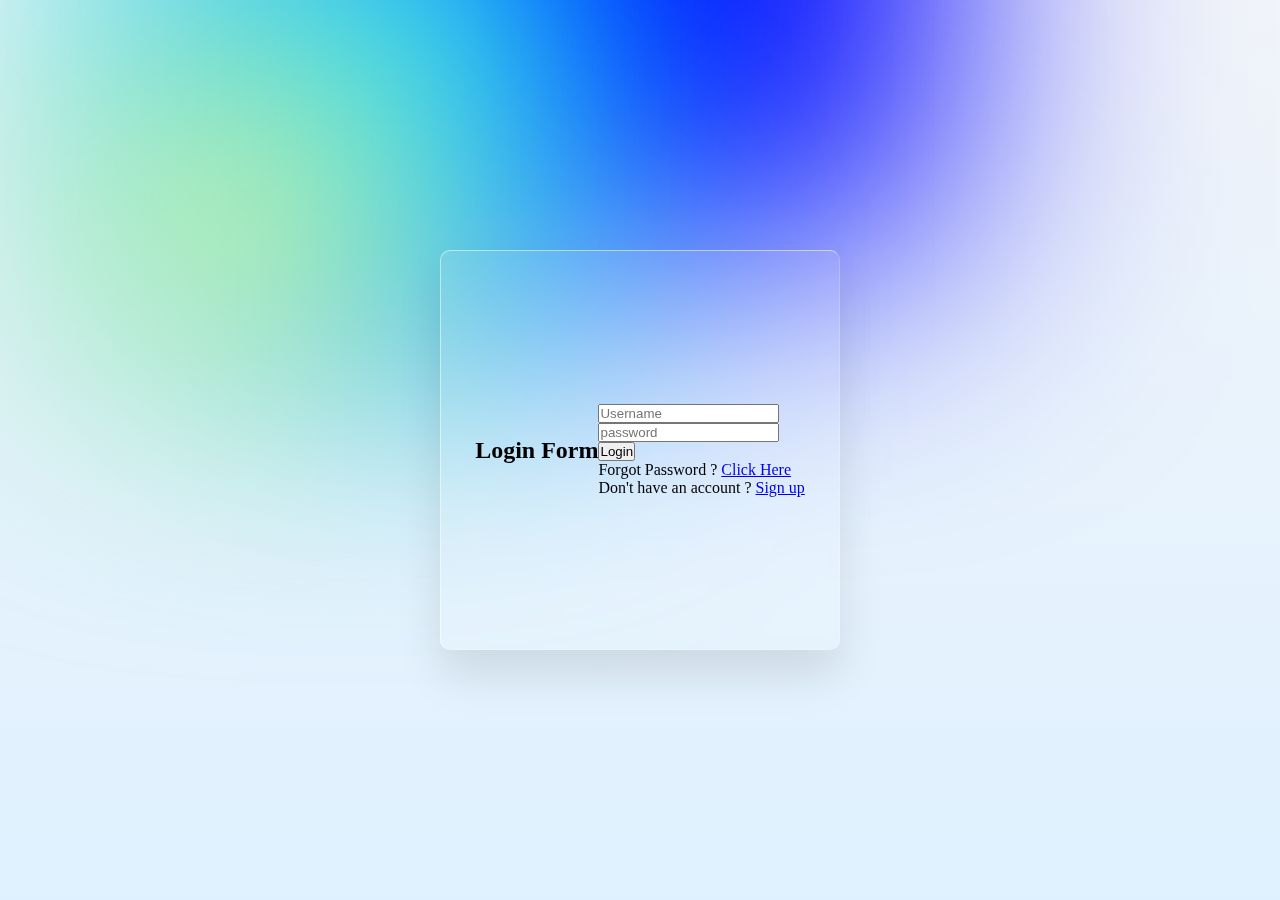
<file: glass/glass.html>
<!DOCTYPE html>
<html lang="en">
<head>
    <meta charset="UTF-8">
    <meta http-equiv="X-UA-Compatible" content="IE=edge">
    <meta name="viewport" content="width=device-width, initial-scale=1.0">
    <title>Login Form</title>
    <link rel="stylesheet" href="glass.css">
</head>
<body>
    <section>
        <div class="color"></div>
        <div class="color"></div>
        <div class="color"></div>
        <div class="box">
            <div class="container">
                <h2>Login Form</h2>
                <form>
                    <div class="inputBox">
                    <input type="text" placeholder="Username">
                    </div>
                    <div class="inputBox">
                        <input type="password" placeholder="password">
                        </div>
                        <div class="inputBox">
                            <input type="submit" value="Login">
                            </div>
                            <p class="forget ">Forgot Password ? <a href="#">Click Here</a></p>
                            <p class="forget ">Don't have an account ? <a href="#">Sign up</a></p>
                </form>     
                </div>
        </div>
    </div>
    </section>
    
</body>
</html>
</file>
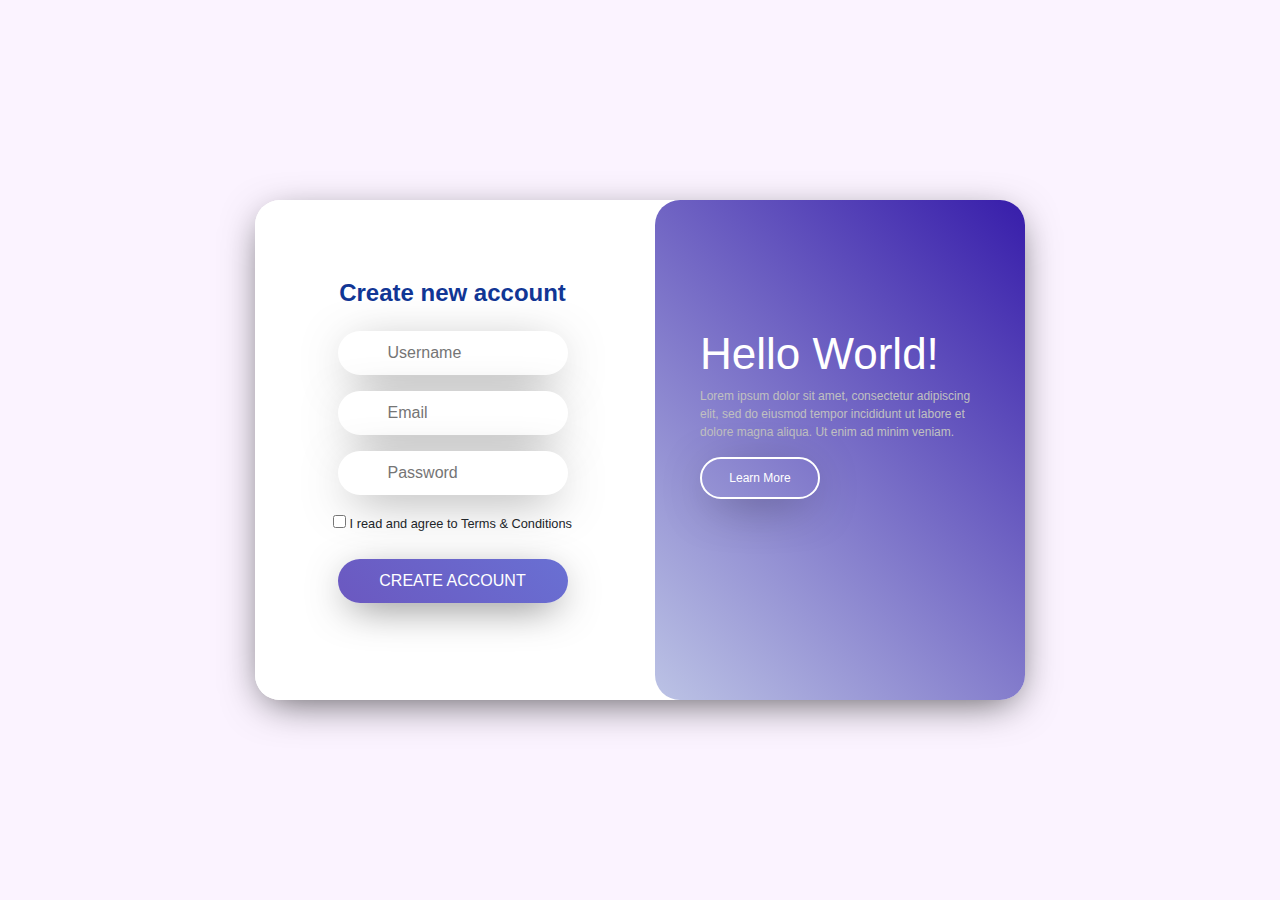
<file: login form/login.html>
<!DOCTYPE html>
<html>
<head>
    <title>Login Form </title>
    <meta name="viewport" content="width=device-width, initial-scale=1.0">
    <link rel="stylesheet" href="https://maxcdn.bootstrapcdn.com/bootstrap/4.0.0/css/bootstrap.min.css" integrity="sha384-Gn5384xqQ1aoWXA+058RXPxPg6fy4IWvTNh0E263XmFcJlSAwiGgFAW/dAiS6JXm" crossorigin="anonymous">
    <link rel="stylesheet" href="https://cdnjs.cloudflare.com/ajax/libs/font-awesome/5.14.0/css/all.min.css" integrity="sha512-1PKOgIY59xJ8Co8+NE6FZ+LOAZKjy+KY8iq0G4B3CyeY6wYHN3yt9PW0XpSriVlkMXe40PTKnXrLnZ9+fkDaog==" crossorigin="anonymous" />
    <link rel="stylesheet" href="login.css">
</head>
<body> 
    <div class="container">
        <div class="myCard">
            <div class="row">
                <div class="col-md-6">
                    <div class="myLeftCtn"> 
                        <form class="myForm text-center">
                            <header>Create new account</header>
                            <div class="form-group">
                                <i class="fas fa-user"></i>
                                <input class="myInput" type="text" placeholder="Username" id="username" required> 
                            </div>

                            <div class="form-group">
                                <i class="fas fa-envelope"></i>
                                <input class="myInput" placeholder="Email" type="text" id="email" required> 
                            </div>

                            <div class="form-group">
                                <i class="fas fa-lock"></i>
                                <input class="myInput" type="password" id="password" placeholder="Password" required> 
                            </div>

                            <div class="form-group">
                                <label>
                                    <input id="check_1" name="check_1"  type="checkbox" required><small> I read and agree to Terms & Conditions</small></input> 
                                    <div class="invalid-feedback">You must check the box.</div>
                                </label>
                            </div>

                            <input type="submit" class="butt" value="CREATE ACCOUNT">
                            
                        </form>
                    </div>
                </div> 
                <div class="col-md-6">
                    <div class="myRightCtn">
                            <div class="box"><header>Hello World!</header>
                            
                            <p>Lorem ipsum dolor sit amet, consectetur adipiscing elit, 
                                sed do eiusmod tempor incididunt ut labore et dolore magna 
                                aliqua. Ut enim ad minim veniam.</p>
                                <input type="button" class="butt_out" value="Learn More"/>
                            </div>
                                
                    </div>
                </div>
            </div>
        </div>
</div>
      
<script src="https://code.jquery.com/jquery-3.2.1.slim.min.js" integrity="sha384-KJ3o2DKtIkvYIK3UENzmM7KCkRr/rE9/Qpg6aAZGJwFDMVNA/GpGFF93hXpG5KkN" crossorigin="anonymous"></script>
<script src="https://cdnjs.cloudflare.com/ajax/libs/popper.js/1.12.9/umd/popper.min.js" integrity="sha384-ApNbgh9B+Y1QKtv3Rn7W3mgPxhU9K/ScQsAP7hUibX39j7fakFPskvXusvfa0b4Q" crossorigin="anonymous"></script>
<script src="https://maxcdn.bootstrapcdn.com/bootstrap/4.0.0/js/bootstrap.min.js" integrity="sha384-JZR6Spejh4U02d8jOt6vLEHfe/JQGiRRSQQxSfFWpi1MquVdAyjUar5+76PVCmYl" crossorigin="anonymous"></script>
 
</body>
</html>
</file>
<file: glass/glass.css>
@import url('https://fonts.googleapis.com/css?family=Sofia');
*{
    margin:0 ;
    padding: 0;
    box-sizing: border-box;
    font-family:;
}
body{
    overflow: hidden;
}
section{
    display: flex;
    justify-content: center;
    align-items: center;
    min-height: 100vh;
    background: linear-gradient(to bottom, #f1f4f9,#dff1ff);
}
section .color{
    position: absolute;
    filter: blur(140px);


}
section .color:nth-child(1)
{
    top: -350px;
    width: 600px;
    height: 600px;
    background-color: blue;
}
section .color:nth-child(2)
{
    top: -150px;
    left: 100px;
    width: 500px;
    height: 500px;
    background-color: #00d2ff;
}
section .color:nth-child(3)
{
    top: 50px;
    left: 100px;
    width: 300px;
    height: 300px;
    background-color: #fffd87;
}
.box{
    position: relative;
}
.container{
    position: relative;
    width: 400px;
    min-height: 400px;
    background: rgb(255,255,255,0.1);
    border-radius: 10px;
    display: flex;
    justify-content: center;
    align-items: center;
    backdrop-filter: blur(5px);
    box-shadow: 0 25px 45px rgb(0,0,0,0.1);
    border: 1px solid rgba(255,255,255,0.5);
    border-right: 1px solid rgba(255,255,255,0.2);
    border-bottom: 1px solid rgba(255,255,255,0.2)
}
.form{
    position: relative;
    width: 100%;
    height: 100%;
    padding: 40px;
}
.form h2{
    position: relative;
    color: #dff1ff;
    font-size: 25px;
    font-weight: 600;
    letter-spacing: 1px;
    
}
</file>
<file: login form/login.css>
*{
    margin:0;
    padding:0;
    box-sizing:border-box;
    
  }
  body {
     background: #fbf3ff; 
 
  } 
  .container {
    position: absolute;
    max-width: 800px;
    height: 500px;
    margin: auto;
    top: 50%;
    left: 50%;
    transform: translate(-50%, -50%);
  } 
  .myRightCtn {
    position: relative;
    background-image: linear-gradient(45deg, #bcc3e5, #371daa);
    border-radius: 25px;
    height: 100%;
    padding: 25px;
    color: rgb(192, 192, 192);
    font-size: 12px; 
    display: flex;
    justify-content: center;
    align-items: center;
  }
  .myLeftCtn {
    position: relative;
    background: #fff;
    border-radius: 25px;
    height: 100%;
    padding: 25px;
    padding-left: 50px;
  }
  .myLeftCtn header {
    color: rgb(17, 54, 149);
    font-size: 24px;
    font-weight: 700;
    margin-bottom: 20px;
  }
  .row{
  height: 100%;
  } 
  .myCard {
    position: relative;
    background: #fff;
    height: 100%;
    border-radius: 25px;
    -webkit-box-shadow: 0px 10px 40px -10px rgba(0, 0, 0, 0.7);
    -moz-box-shadow: 0px 10px 40px -10px rgba(0, 0, 0, 0.7);
    box-shadow: 0px 10px 40px -10px rgba(0, 0, 0, 0.7);
  } 
  .myRightCtn header {
    color: #fff;
    font-size: 44px;
  }
  .box {
    position: relative;
    margin: 20px;
    margin-bottom: 100px;
  } 
  .myLeftCtn .myInput {
    width: 230px;
    border-radius: 25px;
    padding: 10px;
    padding-left: 50px;
    border: none;
    -webkit-box-shadow: 0px 10px 49px -14px rgba(0, 0, 0, 0.7);
    -moz-box-shadow: 0px 10px 49px -14px rgba(0, 0, 0, 0.7);
    box-shadow: 0px 10px 49px -14px rgba(0, 0, 0, 0.7);
  }
  .myLeftCtn .myInput:focus {
    outline: none;
  } 
  .myForm {
    position: relative;
    margin-top: 50px;
  } 
  .myLeftCtn .butt {
    background: linear-gradient(45deg, #6b58c0, #6970d3);
    color: #fff;
    width: 230px;
    border: none;
    border-radius: 25px;
    padding: 10px;
    -webkit-box-shadow: 0px 10px 41px -11px rgba(0, 0, 0, 0.7);
    -moz-box-shadow: 0px 10px 41px -11px rgba(0, 0, 0, 0.7);
    box-shadow: 0px 10px 41px -11px rgba(0, 0, 0, 0.7);
  } 
  .myLeftCtn .butt:hover {
    background: linear-gradient(45deg,  #524e84, #2c40b4);
  }
  .myLeftCtn .butt:focus {
    outline: none;
  } 
  .myLeftCtn .fas {
    position: relative;
    color: #2c40b4;
    left: 36px;
  } 
  .butt_out {
    background: transparent;
    color: #fff;
    width: 120px;
    border: 2px solid#fff;
    border-radius: 25px;
    padding: 10px;
    -webkit-box-shadow: 0px 10px 49px -14px rgba(0, 0, 0, 0.7);
    -moz-box-shadow: 0px 10px 49px -14px rgba(0, 0, 0, 0.7);
    box-shadow: 0px 10px 49px -14px rgba(0, 0, 0, 0.7);
  } 
  .butt_out:hover {
    border: 2px solid#eecbff;
  } 
  .butt_out:focus {
    outline: none;
  }
</file>
